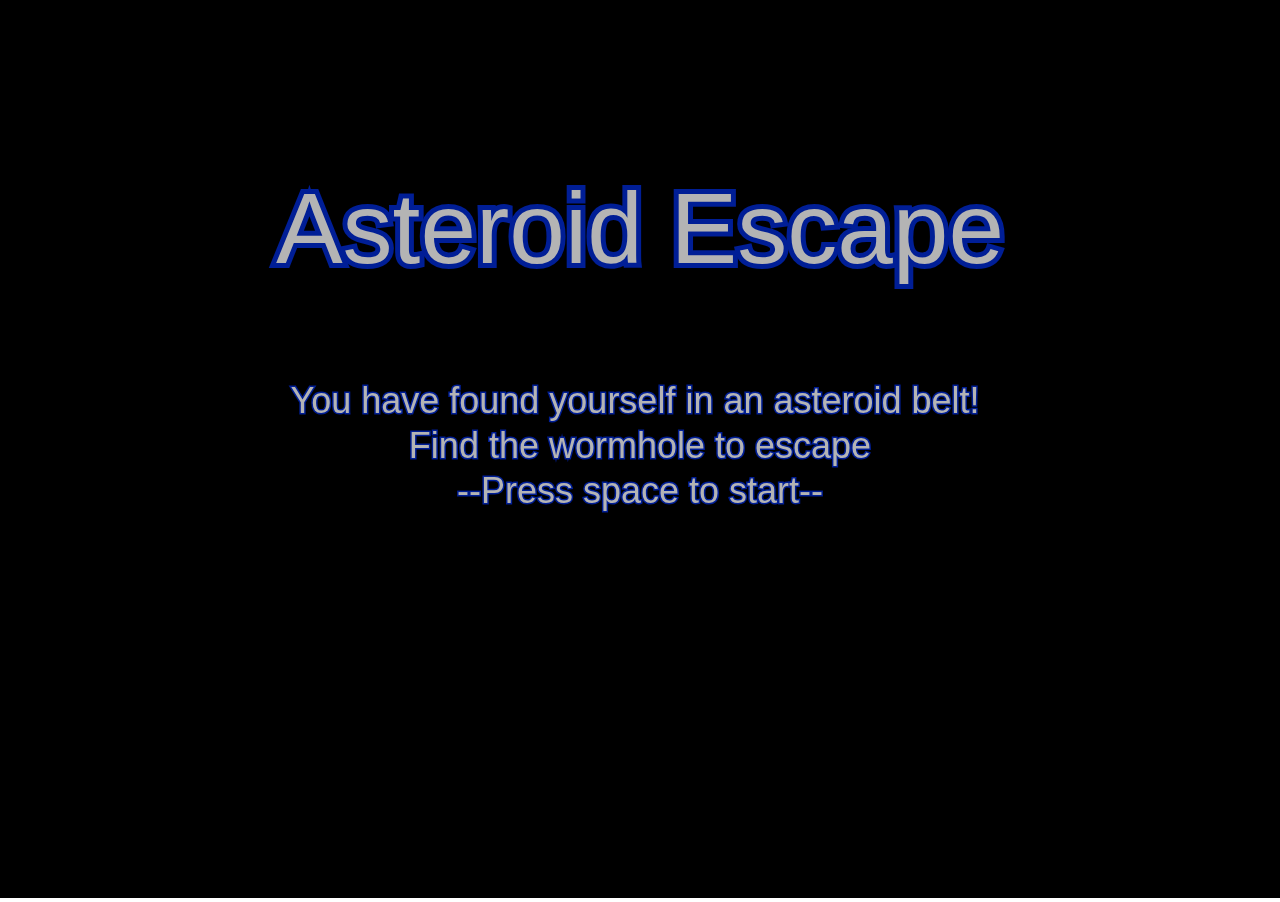
<file: exercise/Dog-NGplus-update/index.html>
<!DOCTYPE html>
<html>
  <head>
    <meta charset="utf-8">
    <meta name="viewport" width=device-width, initial-scale=1.0, maximum-scale=1.0, user-scalable=0>

    <title>Where's is Sausage Dog?</title>

    <!-- CSS stylesheet(s) -->
    <link rel="stylesheet" type="text/css" href="css/style.css" />

    <!-- Library script(s) -->
    <script src="js/libraries/p5.min.js"></script>
    <script src="js/libraries/p5.sound.min.js"></script>

    <!-- My script(s) -->
    <script src="js/script.js"></script>
    <script src="js/SpaceObject.js"></script>
    <script src="js/Asteroid.js"></script>
    <script src="js/WormHole.js"></script>

  </head>

  <body>
    <!-- HTML would go here if needed. -->
  </body>

</html>
</file>
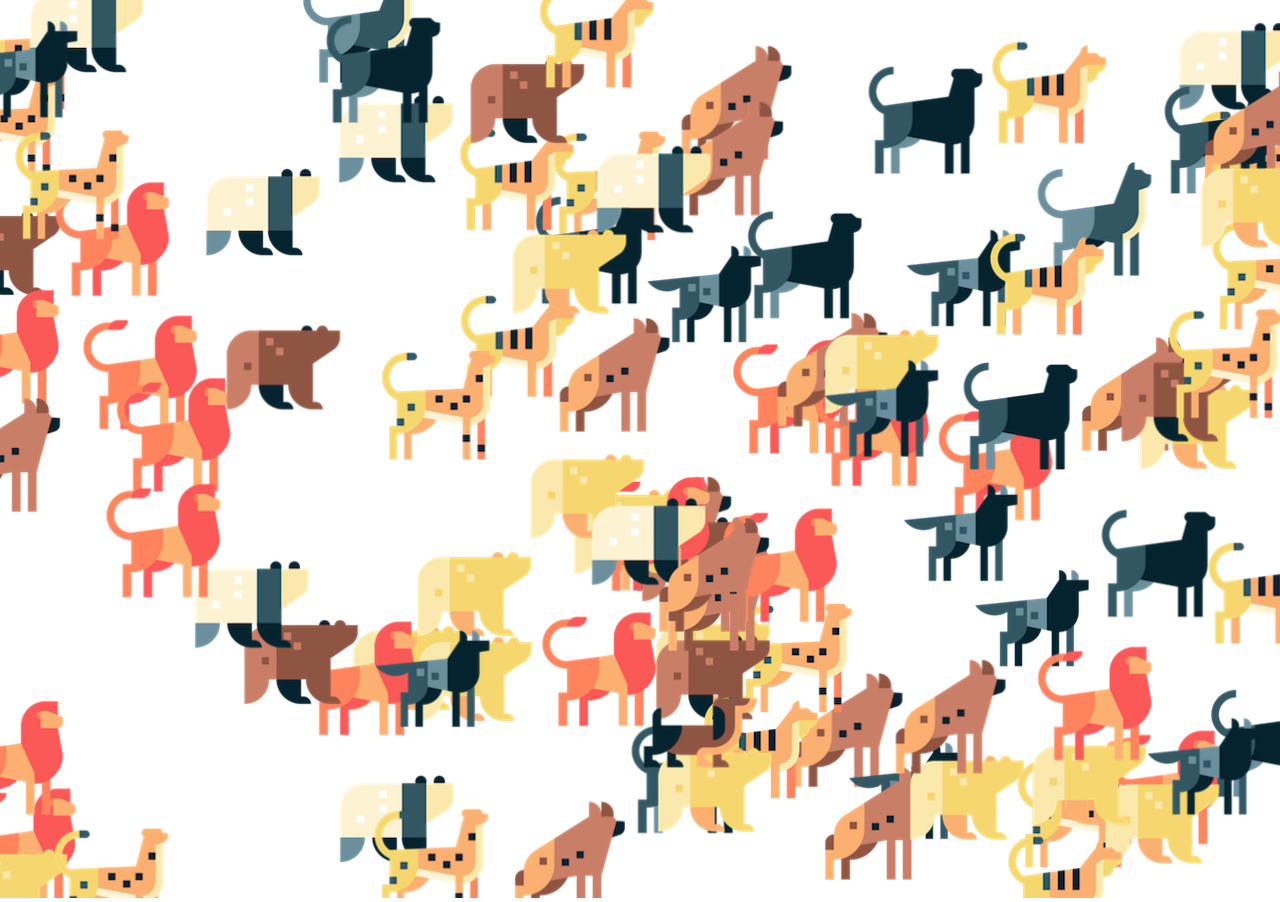
<file: wheres-sausage-dog-new-game-plus/AlexL-Dog/index.html>
<!DOCTYPE html>
<html>
  <head>
    <meta charset="utf-8">
    <meta name="viewport" width=device-width, initial-scale=1.0, maximum-scale=1.0, user-scalable=0>

    <title>Where's is Sausage Dog?</title>

    <!-- CSS stylesheet(s) -->
    <link rel="stylesheet" type="text/css" href="css/style.css" />

    <!-- Library script(s) -->
    <script src="js/libraries/p5.min.js"></script>
    <script src="js/libraries/p5.sound.min.js"></script>

    <!-- My script(s) -->
    <script src="js/script.js"></script>
    <script src="js/Animal.js"></script>
    <script src="js/Dog.js"></script>

  </head>

  <body>
    <!-- HTML would go here if needed. -->
  </body>

</html>
</file>
<file: exercise/Dog-NGplus-update/css/style.css>
/*********************************************

Here is a description of any special CSS used.
In this case it's just padding and margin to 0
and then centring the canvas (and anything else)
using the CSS Grid.

Also hides overflow.

**********************************************/

body {
  padding: 0;
  margin: 0;
  display: grid; /* Set up the grid and justify/align to center */
  justify-content: center;
  align-content: center;
  height: 100vh; /* Body is the height of the viewport */
  overflow: hidden; /* Hide anything that goes off the window size */
}
</file>
<file: wheres-sausage-dog-new-game-plus/AlexL-Dog/css/style.css>
/*********************************************

Here is a description of any special CSS used.
In this case it's just padding and margin to 0
and then centring the canvas (and anything else)
using the CSS Grid.

Also hides overflow.

**********************************************/

body {
  padding: 0;
  margin: 0;
  display: grid; /* Set up the grid and justify/align to center */
  justify-content: center;
  align-content: center;
  height: 100vh; /* Body is the height of the viewport */
  overflow: hidden; /* Hide anything that goes off the window size */
}
</file>
